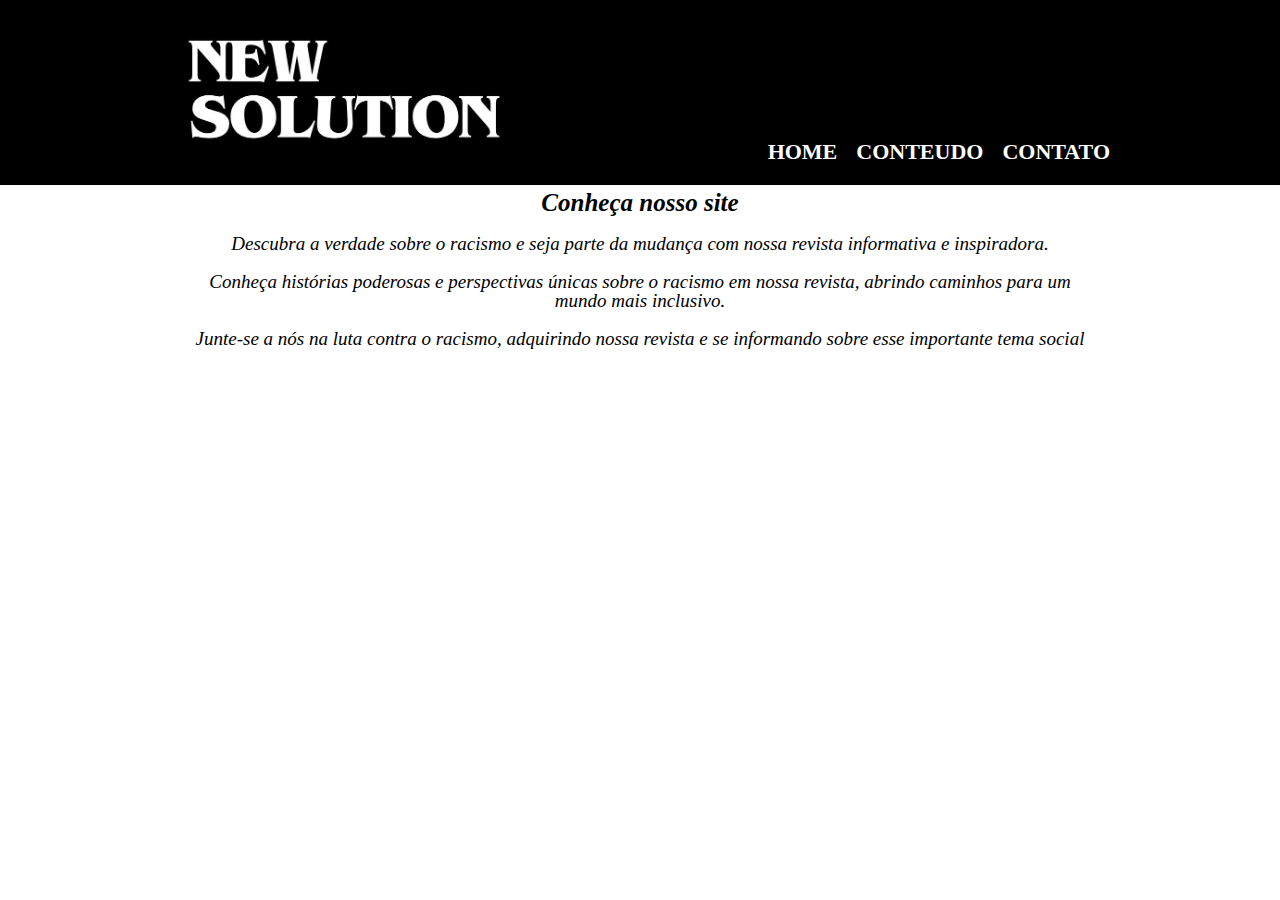
<file: index.html>
<!DOCTYPE html>
<html lang="pt-br">

<head>
    <meta charset="UTF-8">
    <meta name="viewport" content="width=device-width, initial-scale=1.0">
    <title>NEW SOLUTION</title>
    <link rel="stylesheet" href="reset.css">
    <link rel="stylesheet" href="style.css">
    <link rel="preconnect" href="https://fonts.googleapis.com">
    <link rel="preconnect" href="https://fonts.gstatic.com" crossorigin>
    <link href="https://fonts.googleapis.com/css2?family=Montserrat:ital@1&display=swap" rel="stylesheet">
</head>

<body>
    <header>
        <div class="caixa">

            <h1><a  href="index.html"><img class="img-new" src="./newsolution.jpeg" alt=""></a></h1>

            <nav>
                <ul>
                    <li><a href="index.html">Home</a></li>
                    <li> <a href="produto.html">Conteudo</a></li>
                    <li><a href="contato.html"> Contato </a></li>
                    
                </ul>
            </nav>
        </div>

    </header>

    <main>

        <h2>Conheça nosso site</h2>
<p>Descubra a verdade sobre o racismo e seja parte da mudança com nossa revista informativa e inspiradora.</p>
<p>Conheça histórias poderosas e perspectivas únicas sobre o racismo em nossa revista, abrindo caminhos para um mundo mais inclusivo.</p>
<p>Junte-se a nós na luta contra o racismo, adquirindo nossa revista e se informando sobre esse importante tema social</p>
   
</main>
</file>
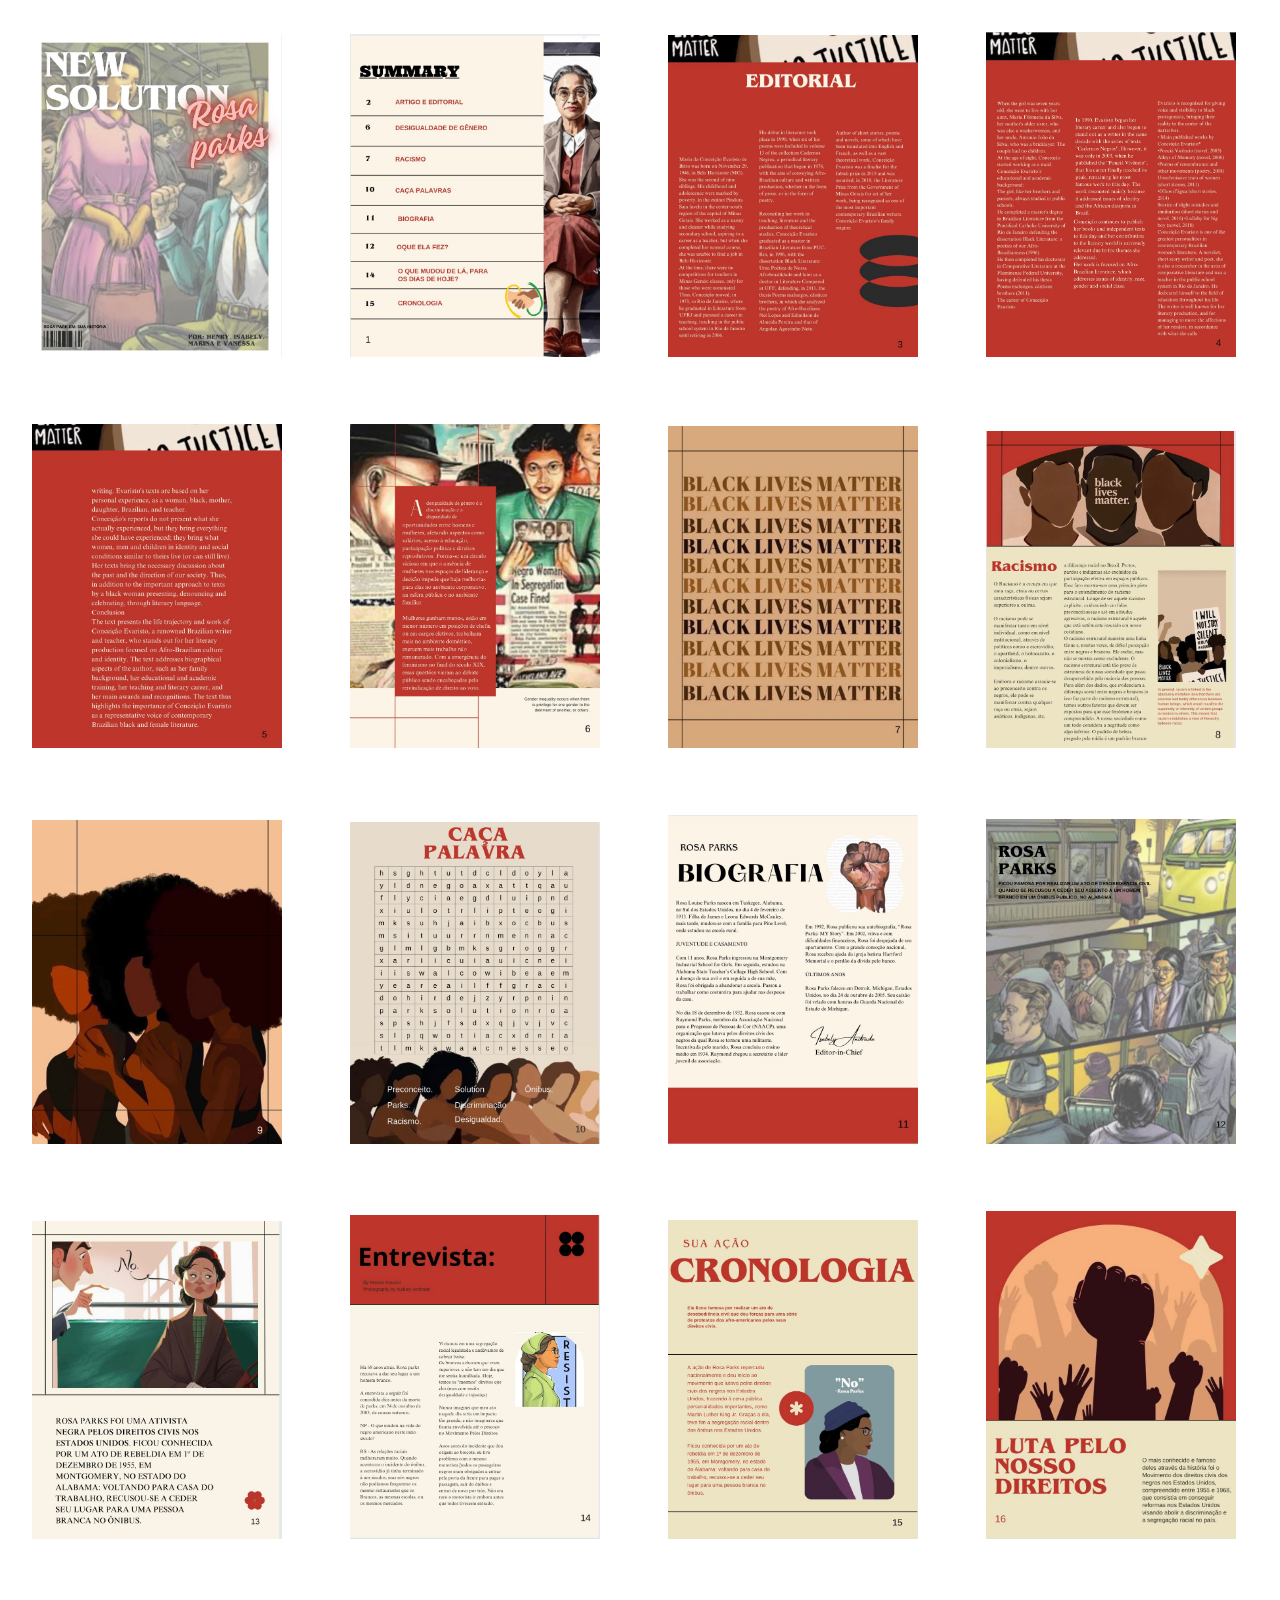
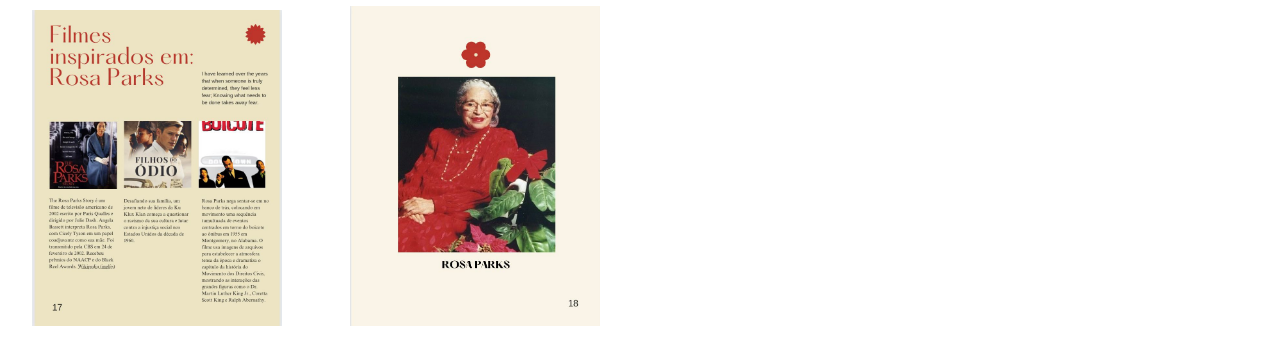
<file: capa.html>
<!DOCTYPE html>
<html lang="en">
<head>
    <meta charset="UTF-8">
    <meta name="viewport" content="width=device-width, initial-scale=1.0">
    <title>NEW SOLUTION</title>
    <link rel="stylesheet" href="reset.css">
    <link rel="stylesheet" href="capa.css">
</head>
<body>

    <img src="./capa.jpeg" alt="">
    
    <img src="./sumario.jpeg" alt="">



    <img src="./1.jpeg" alt="">
    <img src="./2.jpeg" alt="">
    <img src="./3.jpeg" alt="">
    <img src="./4.jpeg" alt="">
    <img src="./5.jpeg" alt="">
    <img src="./6.jpeg" alt="">
    <img src="./7.jpeg" alt="">
    <img src="./8.jpeg" alt="">
    <img src="./9.jpeg" alt="">
    <img src="./10.jpeg" alt="">
    <img src="./11.jpeg" alt="">
    <img src="./12.jpeg" alt="">
    <img src="./13.jpeg" alt="">
    <img src="./14.jpeg" alt="">
    <img src="./15.jpeg" alt="">
    <img src="./16.jpeg" alt="">

   
</body>
</html>
</file>
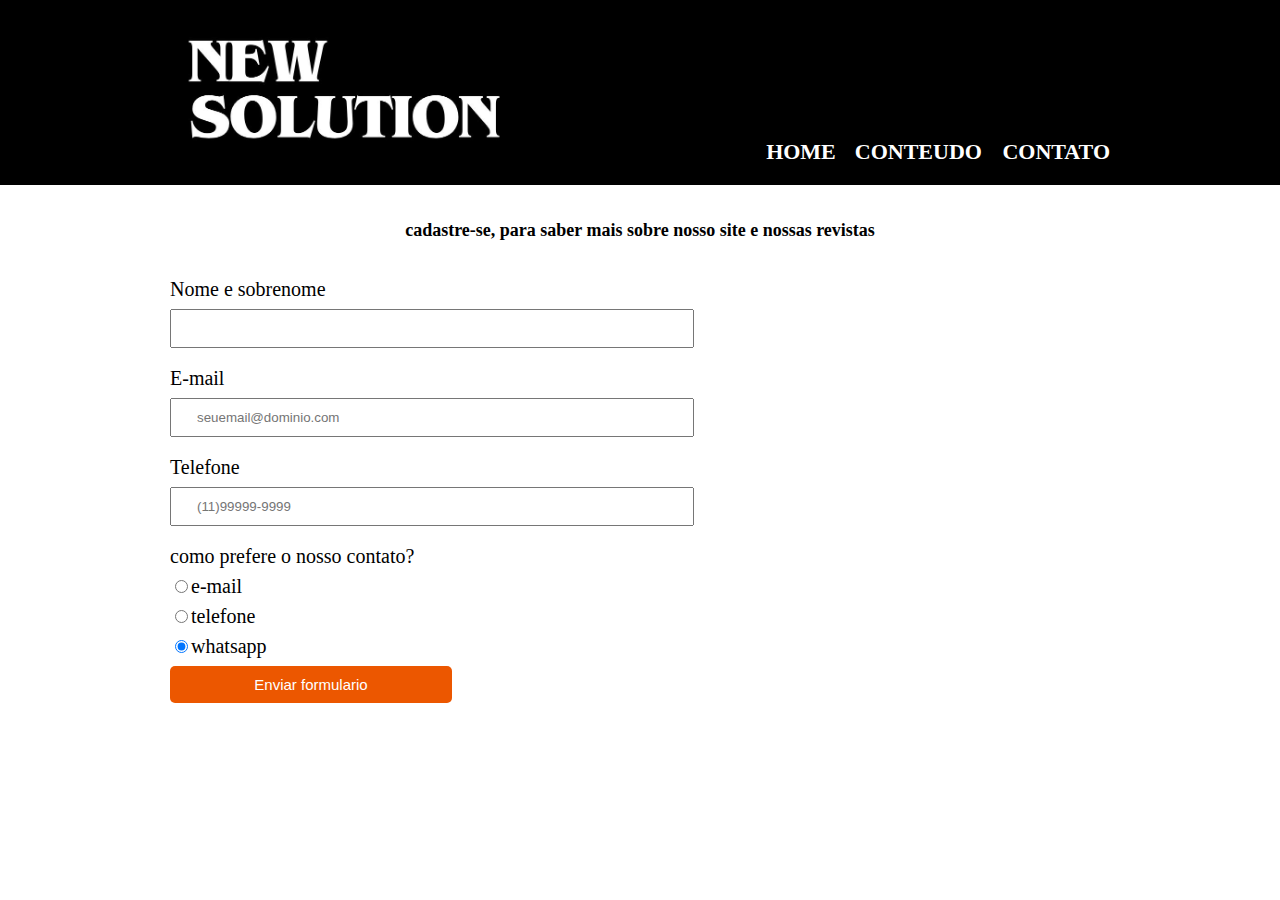
<file: contato.html>
<!DOCTYPE html>
<html lang="pt-br">
<head>
    <meta charset="UTF-8">
    <meta name="viewport" content="width=device-width, initial-scale=1.0">
    <title>NEW SOLUTION</title>
     <link rel="stylesheet" href="reset.css">
    <link rel="stylesheet" href="contato.css">
</head>
<body>

    <header>
        <div class="caixa">

            <h1><a href="index.html"><img class="img-new" src="./newsolution.jpeg" alt=""></a></h1>
            <nav>
                <ul>
                    <li><a href="index.html">Home</a></li>
                    <li> <a href="produto.html">Conteudo </a></li>
                    <li><a href="contato.html"> Contato </a></li>
                
                </ul>
            </nav>
          </div>


    </header>
    <main>

        <h3>cadastre-se, para saber mais sobre nosso site e nossas revistas</h3>

<form action="">

 <label for="nomeSobrenome">Nome e sobrenome</label>
 <input type="text" id="nomeSobrenome" class="input-padrao" required>

 <label for="email">E-mail</label>
 <input type="email" id="email" class="input-padrao" required placeholder="seuemail@dominio.com">

 <label for="telefone">Telefone</label>
 <input type="tel" id="telefone" class="input-padrao" required placeholder="(11)99999-9999">

 
 <fieldset>
 <legend>como prefere o nosso contato?</legend>
 <label for=""><input type="radio" name="contato" id="" >e-mail</label>
 

 <label for=""><input type="radio" name="contato" id="">telefone</label>
 


 <label for=""> <input type="radio" name="contato" id="" checked>whatsapp</label>


 </fieldset>

 <fieldset>
    <link rel="stylesheet" href="https://api.whatsapp.com/message/PI6PYX3CL6MRK1?autoload=1&app_absent=0" >
 

 </fieldset>



 <input type="submit" value="Enviar formulario" class="enviar">    

</form>


</body>
</html>
</file>
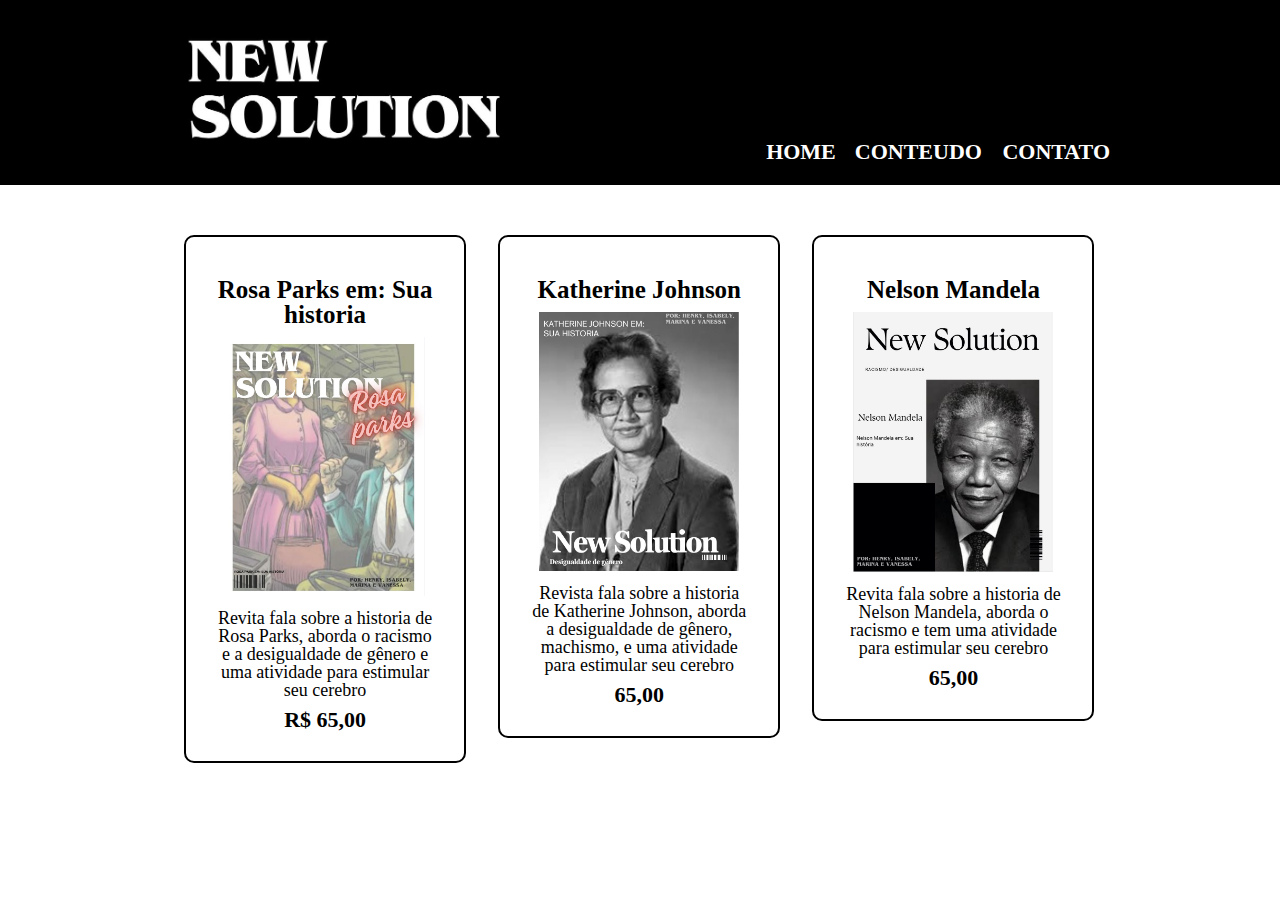
<file: produto.html>
<!DOCTYPE html>
<html lang="pt-br">

<head>
    <meta charset="UTF-8">
    <meta name="viewport" content="width=device-width, initial-scale=1.0">
    <title>NEW SOLUTION</title>
    <link rel="stylesheet" href="reset.css">
    <link rel="stylesheet" href="produto.css">
    <link rel="preconnect" href="https://fonts.googleapis.com">
    <link rel="preconnect" href="https://fonts.gstatic.com" crossorigin>
    <link href="https://fonts.googleapis.com/css2?family=Montserrat:ital@1&display=swap" rel="stylesheet">
</head>

<body>
    <header>
        <div class="caixa">
            <h1><a href="index.html"><img class="img-new" src="./newsolution.jpeg" alt=""></a></h1>

            <nav>
                <ul>
                    <li><a href="index.html">Home</a></li>
                    <li> <a href="produto.html">Conteudo </a></li>
                    <li><a href="contato.html"> Contato </a></li>

                </ul>
            </nav>
        </div>

    </header>
    <main>
        <ul class="produtos">
            <li>
                <h2>Rosa Parks em: Sua historia</h2>
                
                <a href="capa.html"><img class="img-capa" src="./capa.jpeg" alt="capa"></a>

                <p class="produto-descricao">Revita fala sobre a historia de Rosa Parks, aborda o racismo e a desigualdade de gênero e uma atividade para estimular seu cerebro</p>
                <p class="produto-preco">R$ 65,00</p>

            </li>
            <li>
              <h2>Katherine Johnson</h2>
              <img class="img-capa" src="/capa2.jpeg" alt="capa">
              <p class="produto-descricao">Revista fala sobre a historia de Katherine Johnson, aborda a desigualdade de gênero, machismo, e uma atividade para estimular seu cerebro </p>
              <p class="produto-preco">65,00</p>

            </li>
            <li>
               <h2>Nelson Mandela</h2>
               <img class="img-capa"  src="./capa3.jpeg" alt="" srcset="">
             <p class="produto-descricao">Revita fala sobre a historia de Nelson Mandela, aborda o racismo e tem uma atividade para estimular seu cerebro</p>
             <p class="produto-preco">65,00</p>
            </li>
        </ul>
    </main>
</file>
<file: style.css>
body{
    font-family:Georgia, 'Times New Roman', Times, serif;
}

header{
    background-color: #000000;
    padding: 15px 0;
    
}

.caixa{
    position: relative;
    width: 940px;
    margin: 0 auto;
}

nav{
    position: absolute;
    top: 126px;
    right: 0;

}

nav li{
 display: inline;
 margin: 0 0 0 15px;
}

nav a{
    text-transform: uppercase;
    color: #ffffff;
    text-decoration: none;
    font-weight: bold;
    font-size: 22px;
}

nav a:hover{
    color: #5f0000;
    text-decoration: underline;

}

main{
    width: 940px;
    margin: 0 auto;
    
}

h1 {
    text-emphasis: none;
    font-style: italic;
    text-align: left;
    
}
.img-new{
    width: 350px;
    
}

h2{
    margin: 5px;
    font-size: 25px;
    text-align: center;
    font-style: italic;
    font-family: Georgia, 'Times New Roman', Times, serif;
    font-weight: bold;
}
p{
    font-size: 19px;
    text-align: center;
    margin: 1em;
    font-style: italic;
    font-family: Georgia, 'Times New Roman', Times, serif;
   
}
</file>
<file: capa.css>
img{
  width: 250px;
    text-align: center;
    margin: 2em;
    
}
</file>
<file: contato.css>
body{
    font-family:Georgia, 'Times New Roman', Times, serif;
}


header{
    background-color: #000000;
    padding: 15px 0;
    
}

.caixa{
    position: relative;
    width: 940px;
    margin: 0 auto;
}

nav{
    position: absolute;
    top: 126px;
    right: 0;

}

nav li{
 display: inline;
 margin: 0 0 0 15px;
}

nav a{
    text-transform: uppercase;
    color: #ffffff;
    text-decoration: none;
    font-weight: bold;
    font-size: 22px;
}

nav a:hover{
    color: #5f0000;
    text-decoration: underline;

}
.img-new{
    width: 350px;
    
}


main{
    width: 940px;
    margin: 0 auto;
}

h1{
    text-emphasis: none;
    text-align: left;
}
h3{
    font-weight: bold;
    text-align: center ;
    font-size: large;
    margin: 2em;
}


form{
    margin: 40px 0;
}

form label, form legend{
    display: block;
    font-size: 20px;
    margin: 0 0 10px;
}

.input-padrao{
    display: block;
    margin: 0 0 20px;
    padding: 10px  25px;
    
    width: 50%;
}

.checkbox{
    margin: 20px 0;
}


.enviar{
    width: 30%;
    padding: 10px 0;
    background: rgb(236, 87, 0);
    color: rgb(255, 255, 255);
    border: none;
    font-size: 15px;
    border-radius: 5px;
    transition: 1s all;
    cursor: pointer;


}
.enviar:hover{
    background-color: rgb(212, 138, 25);
   
}


    .img-whats{
        width: 300px;
       
        margin: 0 0 0 300px;
        float: left;
       
    }

.img-insta{
    width: 300px;

    margin: 0 0 0 300px;
   
}
</file>
<file: produto.css>
body{
    font-family:Georgia, 'Times New Roman', Times, serif;
}

header{
    background-color: #000000;
    padding: 15px 0;
    
}

.caixa{
    position: relative;
    width: 940px;
    margin: 0 auto;
}

nav{
    position: absolute;
    top: 126px;
    right: 0;

}

nav li{
 display: inline;
 margin: 0 0 0 15px;
}

nav a{
    text-transform: uppercase;
    color: #ffffff;
    text-decoration: none;
    font-weight: bold;
    font-size: 22px;
}

nav a:hover{
    color: #5f0000;
    text-decoration: underline;

}
.img-new{
    width: 350px;
    
}


.produtos{
    width: 940px;
    margin: 0 auto;
    padding: 50px 0;
}

.produtos li{
    display: inline-block;
    text-align: center;
    width: 30%;
    vertical-align: top;
    margin: 0 1.5%;
    padding: 30px 20px;
    box-sizing: border-box;
    border: solid 2px #000000;
    border-radius: 10px;
    

}

.produtos li:hover{
    border-color: #eb2929;
}
.produtos li:active{
    border-color: #830707;
}

.produtos h2{

    font-size: 25px;
    font-weight: bold;
    margin: 10px;

}

.produtos li h2:hover{
    font-size: 30px;
} 

.img-capa{
    width: 200px;
}

.produto-descricao{
    font-size: 18px;
    margin: 10px;
}

.produto-preco{
    font-size: 22px;
    font-weight: bold;
    margin-top: 10px;
}

footer{
    text-align: center;
    background:url(./bg.jpg);
    padding: 40px 0;
   
    
}

.copy{
    color: #FFFFFF;
    font-size: 13px;
    margin: 20px 0;

}
</file>
